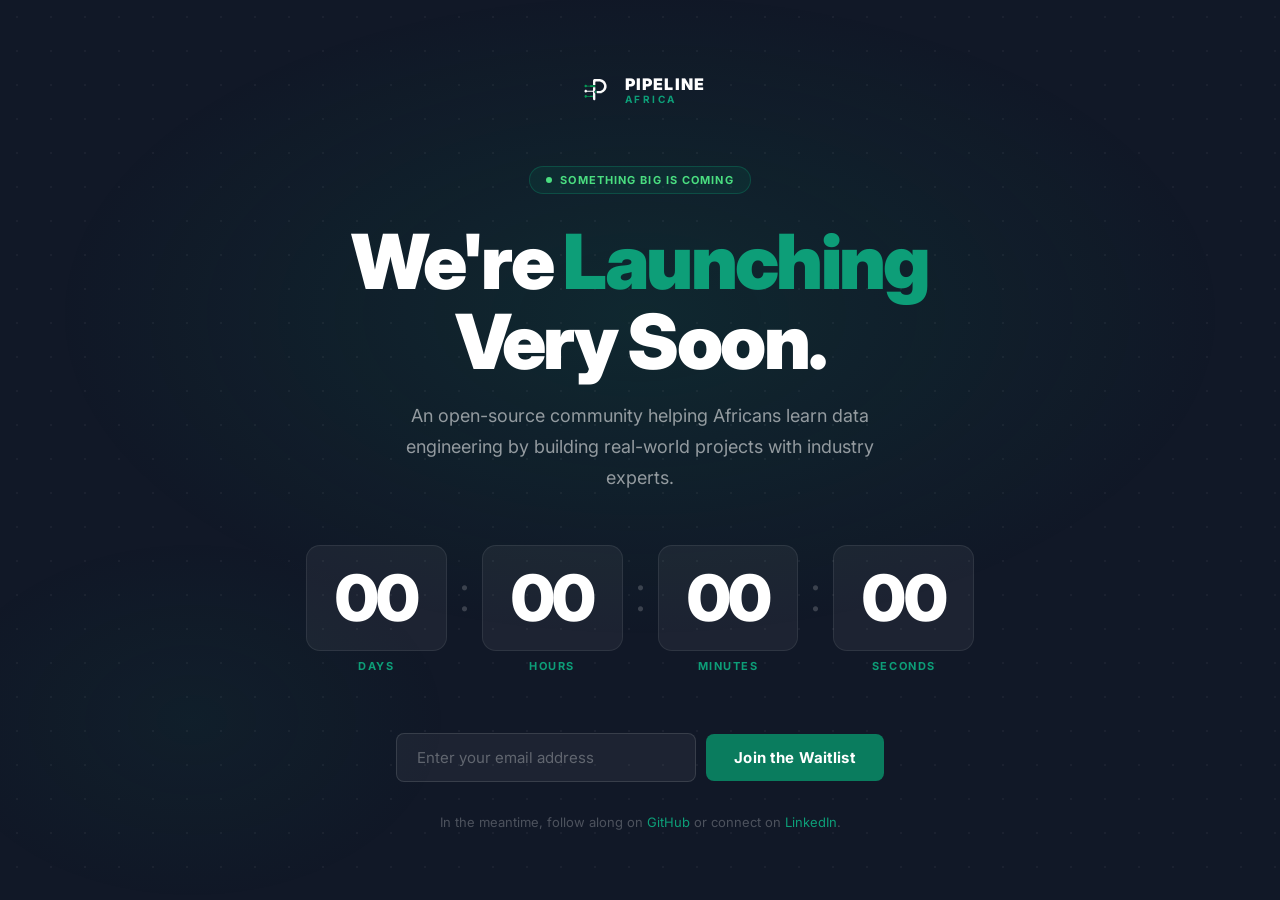
<file: index.html>
<!DOCTYPE html>
<html lang="en">
<head>
  <meta charset="UTF-8">
  <meta name="viewport" content="width=device-width, initial-scale=1.0">
  <title>Pipeline Africa — Coming Soon</title>
  <link rel="preconnect" href="https://fonts.googleapis.com">
  <link rel="preconnect" href="https://fonts.gstatic.com" crossorigin>
  <link href="https://fonts.googleapis.com/css2?family=Inter:wght@300;400;500;600;700;800;900&display=swap" rel="stylesheet">
  <style>
    *, *::before, *::after { box-sizing: border-box; margin: 0; padding: 0; }

    :root {
      --green:      #0A7C5E;
      --green-dark: #075c46;
      --green-mid:  #0d9e78;
      --navy:       #111827;
      --white:      #FFFFFF;
      --gray-mid:   #6B7280;
    }

    html, body {
      height: 100%;
      font-family: 'Inter', -apple-system, BlinkMacSystemFont, sans-serif;
      background: var(--navy);
      color: var(--white);
      overflow-x: hidden;
    }

    /* ── background layers ── */
    .bg-glow {
      position: fixed;
      inset: 0;
      background:
        radial-gradient(ellipse 70% 55% at 50% 35%, rgba(10,124,94,0.16) 0%, transparent 65%),
        radial-gradient(ellipse 40% 40% at 15% 80%, rgba(10,124,94,0.07) 0%, transparent 50%);
      pointer-events: none;
    }
    .bg-dots {
      position: fixed;
      inset: 0;
      background-image: radial-gradient(circle, rgba(255,255,255,0.045) 1px, transparent 1px);
      background-size: 34px 34px;
      pointer-events: none;
    }

    /* ── layout ── */
    .page {
      position: relative;
      z-index: 1;
      min-height: 100vh;
      display: flex;
      flex-direction: column;
      align-items: center;
      justify-content: center;
      padding: 48px 24px;
      text-align: center;
    }

    /* ── logo ── */
    .logo {
      display: flex;
      align-items: center;
      gap: 10px;
      margin-bottom: 56px;
    }
    .logo img {
      width: 40px;
      height: 40px;
    }
    .logo-text { line-height: 1; text-align: left; }
    .logo-name {
      font-size: 16px;
      font-weight: 900;
      letter-spacing: 0.07em;
      color: var(--white);
    }
    .logo-sub {
      font-size: 10px;
      font-weight: 700;
      letter-spacing: 0.24em;
      color: var(--green-mid);
      margin-top: 2px;
    }

    /* ── badge ── */
    .badge {
      display: inline-flex;
      align-items: center;
      gap: 8px;
      background: rgba(10,124,94,0.14);
      border: 1px solid rgba(10,124,94,0.42);
      color: #4ade80;
      font-size: 11px;
      font-weight: 700;
      letter-spacing: 0.1em;
      text-transform: uppercase;
      padding: 6px 16px;
      border-radius: 100px;
      margin-bottom: 28px;
    }
    .badge-dot {
      width: 6px;
      height: 6px;
      border-radius: 50%;
      background: #4ade80;
      animation: pulse 2s infinite;
    }
    @keyframes pulse {
      0%, 100% { opacity: 1; transform: scale(1); }
      50%       { opacity: 0.4; transform: scale(1.4); }
    }

    /* ── headline ── */
    .headline {
      font-size: clamp(40px, 7vw, 76px);
      font-weight: 900;
      line-height: 1.05;
      letter-spacing: -0.035em;
      margin-bottom: 20px;
    }
    .headline em {
      font-style: normal;
      color: var(--green-mid);
    }

    .tagline {
      font-size: clamp(15px, 2vw, 18px);
      color: rgba(255,255,255,0.55);
      line-height: 1.7;
      max-width: 480px;
      margin: 0 auto 52px;
    }

    /* ── countdown ── */
    .countdown {
      display: flex;
      align-items: flex-start;
      gap: 12px;
      margin-bottom: 60px;
      flex-wrap: wrap;
      justify-content: center;
    }

    .countdown-unit {
      display: flex;
      flex-direction: column;
      align-items: center;
      gap: 8px;
    }

    .countdown-value {
      font-size: clamp(40px, 6vw, 64px);
      font-weight: 900;
      letter-spacing: -0.04em;
      line-height: 1;
      color: var(--white);
      background: rgba(255,255,255,0.05);
      border: 1px solid rgba(255,255,255,0.08);
      border-radius: 14px;
      padding: 20px 28px;
      min-width: 100px;
      text-align: center;
    }

    .countdown-label {
      font-size: 11px;
      font-weight: 700;
      letter-spacing: 0.14em;
      text-transform: uppercase;
      color: var(--green-mid);
    }

    .countdown-sep {
      font-size: clamp(32px, 5vw, 52px);
      font-weight: 300;
      color: rgba(255,255,255,0.18);
      line-height: 1;
      padding-top: 22px;
    }

    /* ── waitlist form ── */
    .waitlist {
      display: flex;
      align-items: center;
      gap: 10px;
      flex-wrap: wrap;
      justify-content: center;
      margin-bottom: 32px;
    }

    .waitlist-input {
      padding: 14px 20px;
      border-radius: 8px;
      border: 1.5px solid rgba(255,255,255,0.12);
      background: rgba(255,255,255,0.05);
      color: var(--white);
      font-family: inherit;
      font-size: 15px;
      width: 300px;
      outline: none;
      transition: border-color 0.2s;
    }
    .waitlist-input::placeholder { color: rgba(255,255,255,0.3); }
    .waitlist-input:focus { border-color: var(--green-mid); }

    .btn-join {
      padding: 14px 28px;
      border-radius: 8px;
      border: none;
      background: var(--green);
      color: var(--white);
      font-family: inherit;
      font-size: 15px;
      font-weight: 700;
      cursor: pointer;
      transition: background 0.2s, transform 0.15s, box-shadow 0.2s;
      white-space: nowrap;
      letter-spacing: 0.01em;
    }
    .btn-join:hover {
      background: var(--green-dark);
      transform: translateY(-1px);
      box-shadow: 0 8px 24px rgba(10,124,94,0.4);
    }

    .success-msg {
      display: none;
      color: #4ade80;
      font-size: 14px;
      font-weight: 600;
      letter-spacing: 0.02em;
      margin-bottom: 32px;
    }

    /* ── footer note ── */
    .footer-note {
      font-size: 13px;
      color: rgba(255,255,255,0.25);
    }
    .footer-note a {
      color: var(--green-mid);
      text-decoration: none;
    }
    .footer-note a:hover { text-decoration: underline; }

    /* ── responsive ── */
    @media (max-width: 520px) {
      .countdown-value { min-width: 72px; padding: 16px 18px; }
      .waitlist-input  { width: 100%; }
      .btn-join        { width: 100%; }
      .waitlist        { flex-direction: column; width: 100%; max-width: 340px; }
    }
  </style>
</head>
<body>

<div class="bg-glow"></div>
<div class="bg-dots"></div>

<div class="page">

  <div class="logo">
    <img src="pa_icon_mark_dark.svg" alt="Pipeline Africa">
    <div class="logo-text">
      <div class="logo-name">PIPELINE</div>
      <div class="logo-sub">AFRICA</div>
    </div>
  </div>

  <div class="badge">
    <span class="badge-dot"></span>
    Something big is coming
  </div>

  <h1 class="headline">
    We're <em>Launching</em><br>Very Soon.
  </h1>

  <p class="tagline">
    An open-source community helping Africans learn data engineering by building real-world projects with industry experts.
  </p>

  <div class="countdown" id="countdown">
    <div class="countdown-unit">
      <div class="countdown-value" id="cd-days">00</div>
      <div class="countdown-label">Days</div>
    </div>
    <div class="countdown-sep">:</div>
    <div class="countdown-unit">
      <div class="countdown-value" id="cd-hours">00</div>
      <div class="countdown-label">Hours</div>
    </div>
    <div class="countdown-sep">:</div>
    <div class="countdown-unit">
      <div class="countdown-value" id="cd-mins">00</div>
      <div class="countdown-label">Minutes</div>
    </div>
    <div class="countdown-sep">:</div>
    <div class="countdown-unit">
      <div class="countdown-value" id="cd-secs">00</div>
      <div class="countdown-label">Seconds</div>
    </div>
  </div>

  <form class="waitlist" id="waitlist-form" onsubmit="joinWaitlist(event)">
    <input
      class="waitlist-input"
      type="email"
      id="email-input"
      placeholder="Enter your email address"
      required
    >
    <button class="btn-join" type="submit">Join the Waitlist</button>
  </form>

  <p class="success-msg" id="success-msg">
    ✓ You're on the list. We'll reach out when we launch.
  </p>

  <p class="footer-note">
    In the meantime, follow along on
    <a href="https://github.com/Pipeline-Africa" target="_blank" rel="noopener">GitHub</a>
    or connect on
    <a href="https://www.linkedin.com/company/pipeline-africa" target="_blank" rel="noopener">LinkedIn</a>.
  </p>

</div>

<script>
  // ── Countdown to launch date ──
  const LAUNCH = new Date('2026-08-01T00:00:00');

  function pad(n) { return String(n).padStart(2, '0'); }

  function tick() {
    const now  = new Date();
    const diff = LAUNCH - now;

    if (diff <= 0) {
      document.getElementById('cd-days').textContent  = '00';
      document.getElementById('cd-hours').textContent = '00';
      document.getElementById('cd-mins').textContent  = '00';
      document.getElementById('cd-secs').textContent  = '00';
      return;
    }

    const days  = Math.floor(diff / 864e5);
    const hours = Math.floor((diff % 864e5) / 36e5);
    const mins  = Math.floor((diff % 36e5)  / 6e4);
    const secs  = Math.floor((diff % 6e4)   / 1e3);

    document.getElementById('cd-days').textContent  = pad(days);
    document.getElementById('cd-hours').textContent = pad(hours);
    document.getElementById('cd-mins').textContent  = pad(mins);
    document.getElementById('cd-secs').textContent  = pad(secs);
  }

  tick();
  setInterval(tick, 1000);

  // ── Waitlist join ──
  async function joinWaitlist(e) {
    e.preventDefault();
    const email = document.getElementById('email-input').value.trim();
    if (!email) return;

    const btn = e.target.querySelector('button');
    btn.textContent = 'Joining…';
    btn.disabled = true;

    try {
      const res = await fetch('https://formspree.io/f/xdarnwrr', {
        method: 'POST',
        headers: { 'Content-Type': 'application/json', 'Accept': 'application/json' },
        body: JSON.stringify({ email }),
      });
      const data = await res.json();

      if (data.ok) {
        document.getElementById('waitlist-form').style.display = 'none';
        document.getElementById('success-msg').style.display   = 'block';
      } else {
        btn.textContent = 'Join the Waitlist';
        btn.disabled = false;
        alert(data.error || 'Something went wrong. Please try again.');
      }
    } catch {
      btn.textContent = 'Join the Waitlist';
      btn.disabled = false;
      alert('Could not connect. Please try again.');
    }
  }
</script>

</body>
</html>
</file>
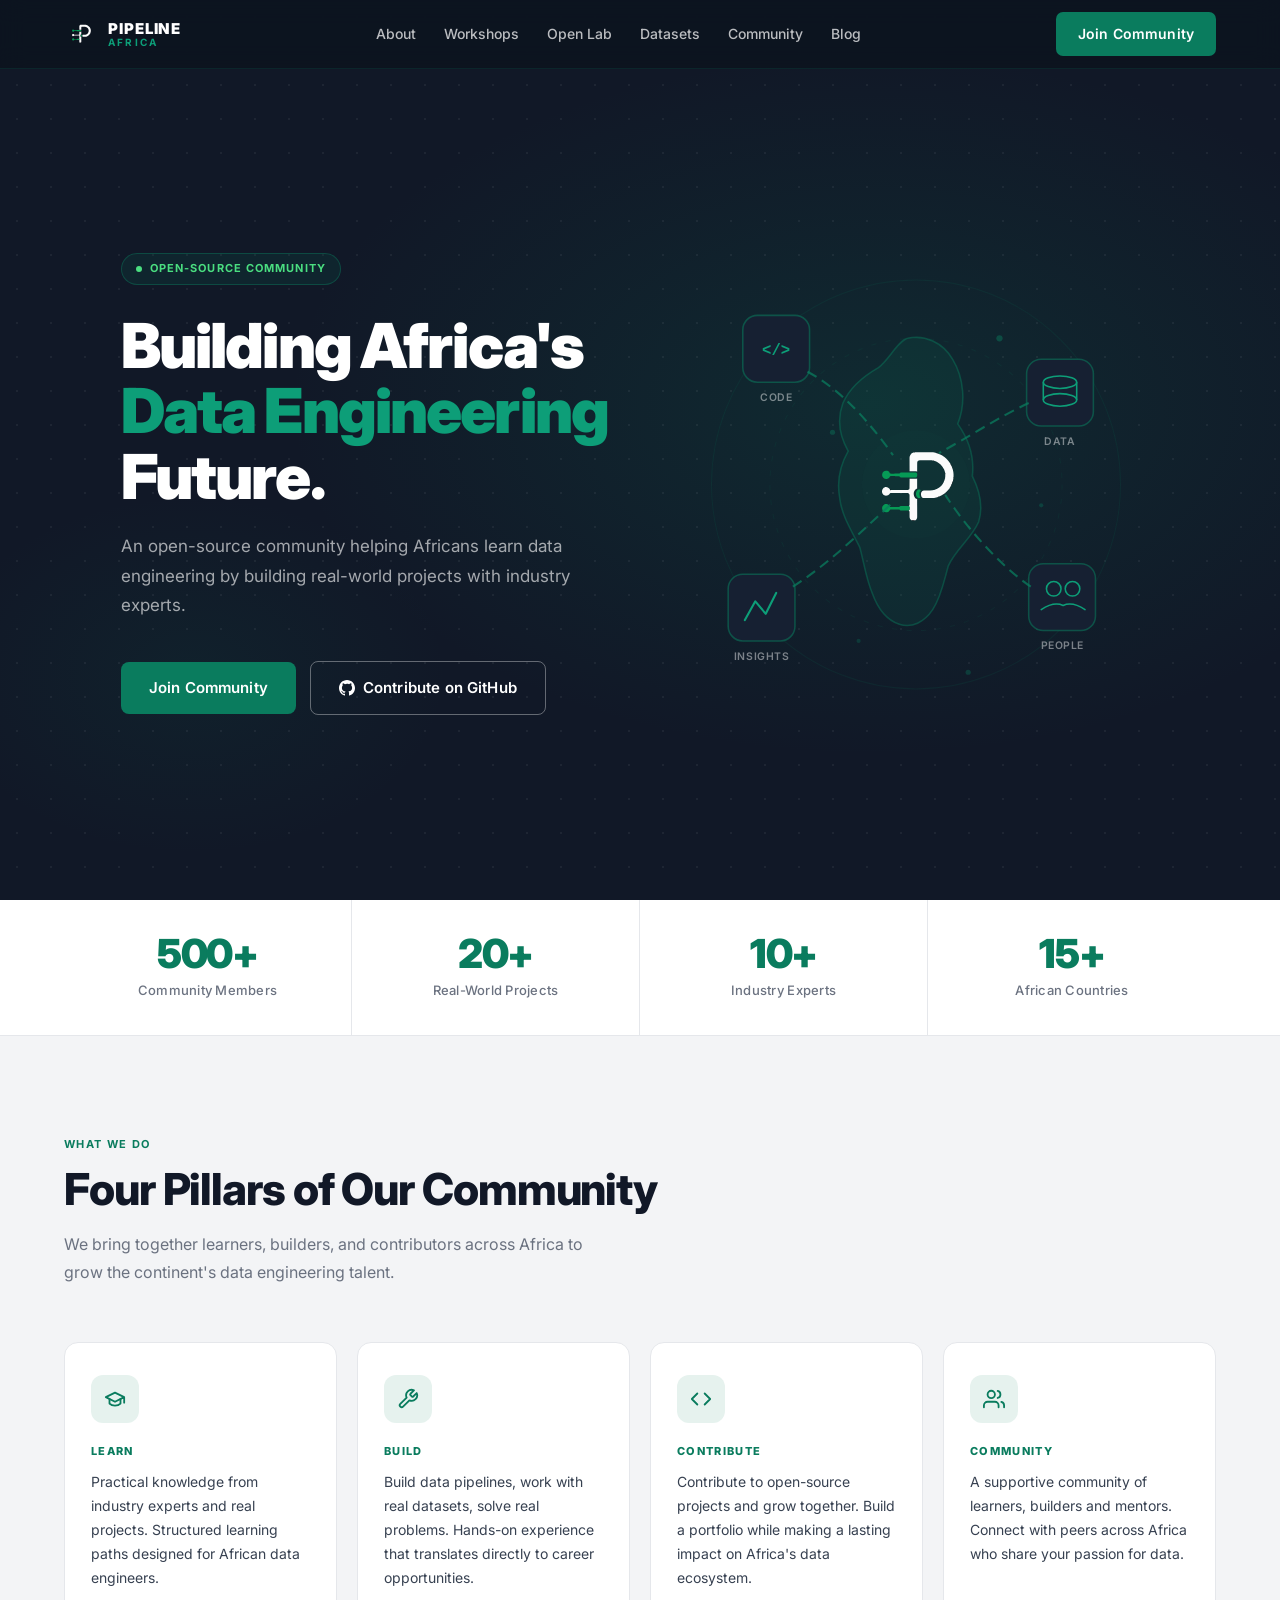
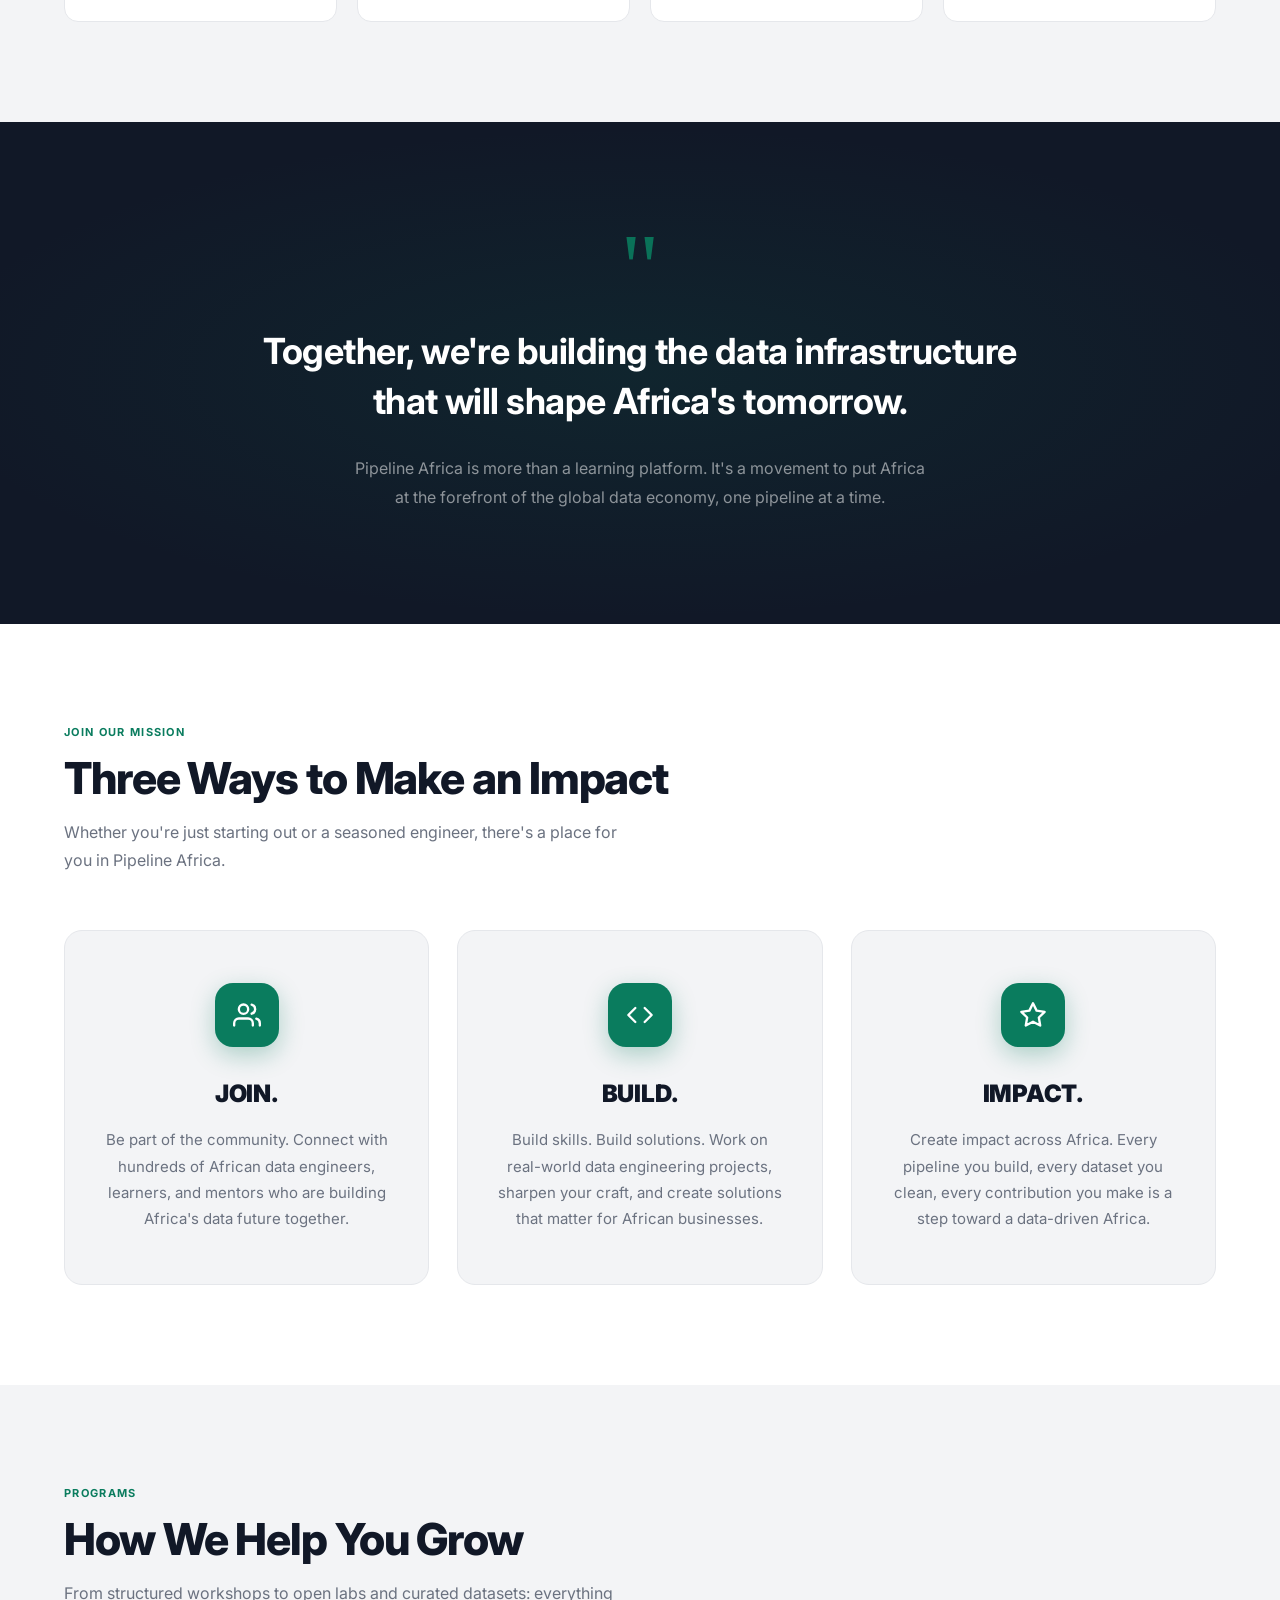
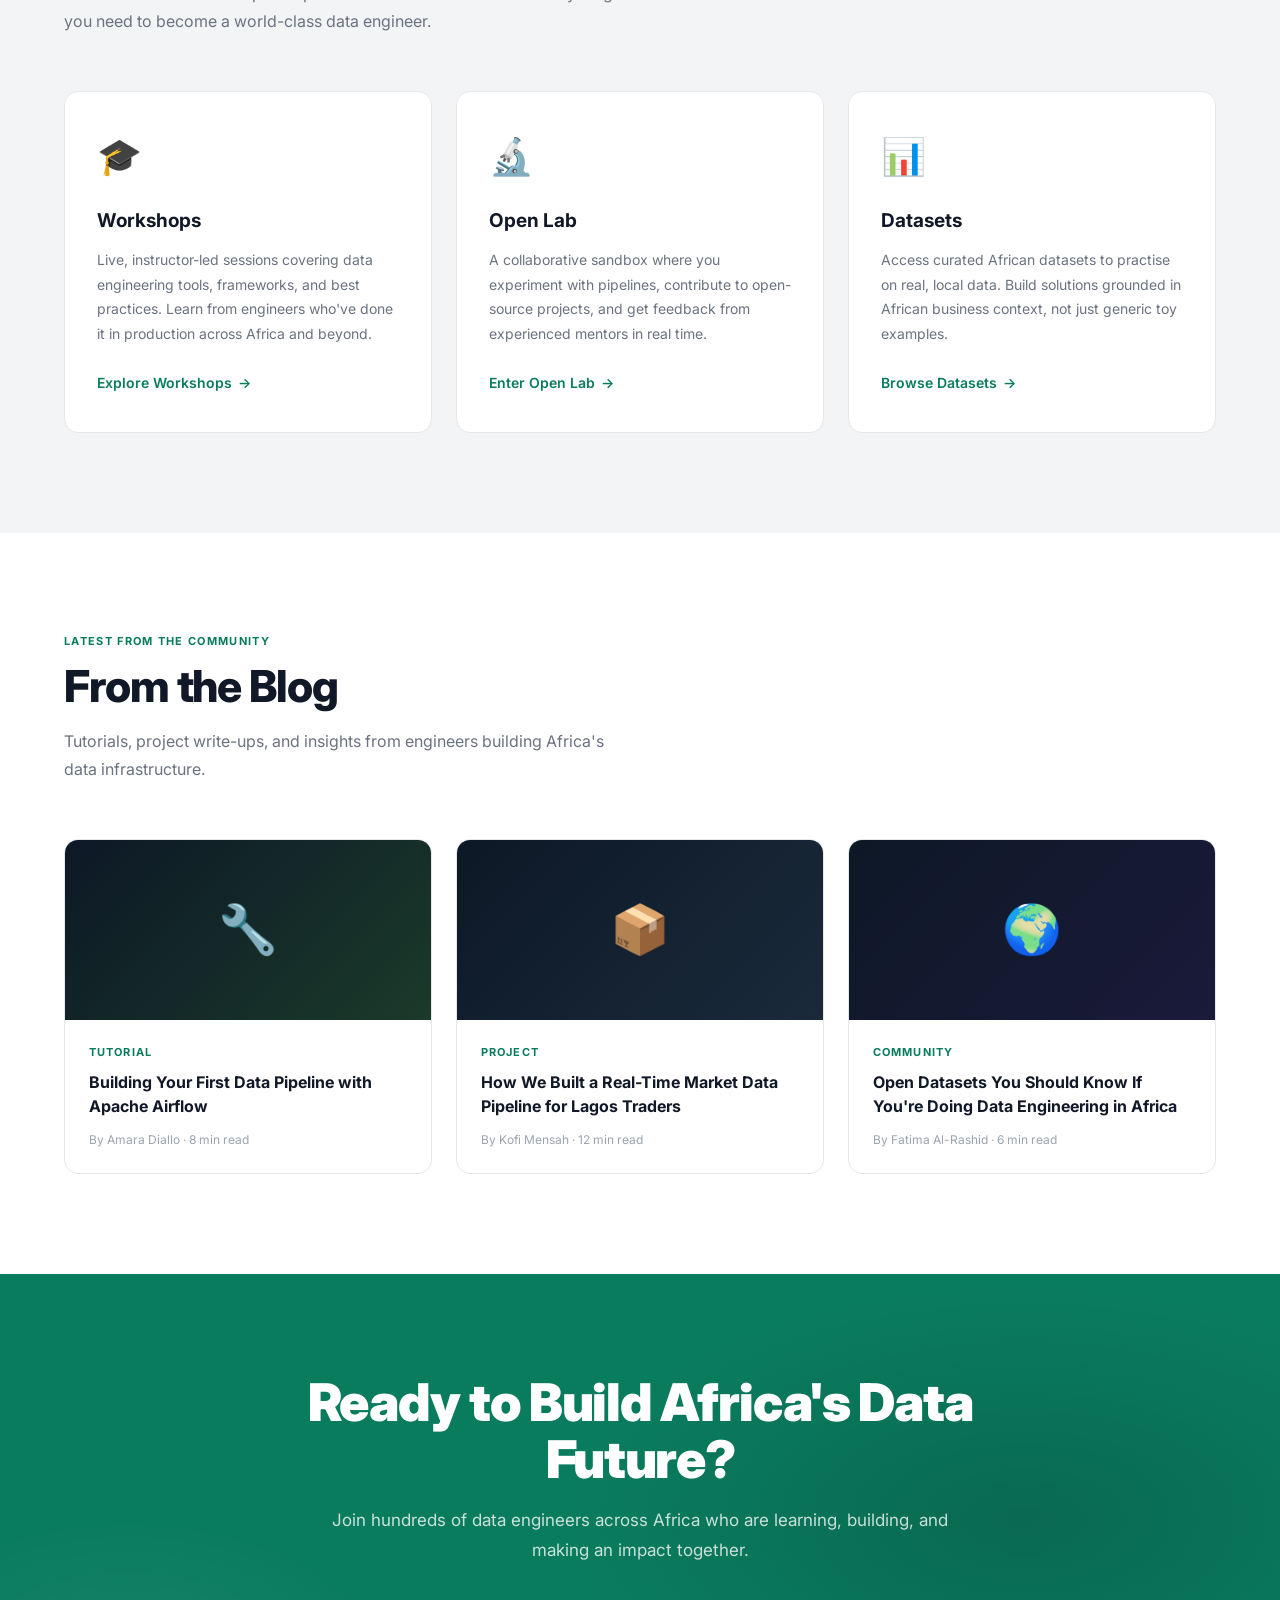
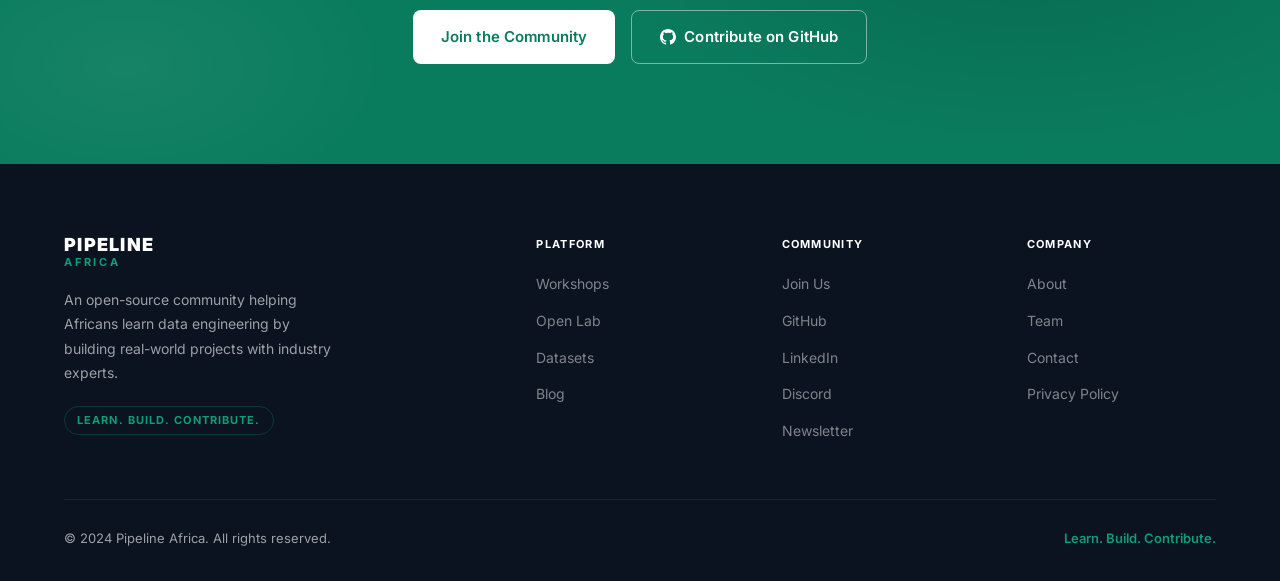
<file: home.html>
<!DOCTYPE html>
<html lang="en">
<head>
  <meta charset="UTF-8">
  <meta name="viewport" content="width=device-width, initial-scale=1.0">
  <title>Pipeline Africa: Learn. Build. Contribute.</title>
  <link rel="preconnect" href="https://fonts.googleapis.com">
  <link rel="preconnect" href="https://fonts.gstatic.com" crossorigin>
  <link href="https://fonts.googleapis.com/css2?family=Inter:wght@300;400;500;600;700;800;900&display=swap" rel="stylesheet">
  <link rel="stylesheet" href="styles.css">
</head>
<body>

<!-- ═══════════════════════════ NAVBAR ═══════════════════════════ -->
<nav id="navbar">
  <div class="container nav-inner">
    <a href="#" class="nav-logo" aria-label="Pipeline Africa home">
      <img class="nav-logo-icon" src="pa_icon_mark_dark.svg" alt="Pipeline Africa logo">
      <div class="nav-logo-text">
        <div class="nav-logo-name">PIPELINE</div>
        <div class="nav-logo-africa">AFRICA</div>
      </div>
    </a>

    <ul class="nav-links">
      <li><a href="#about">About</a></li>
      <li><a href="#workshops">Workshops</a></li>
      <li><a href="#open-lab">Open Lab</a></li>
      <li><a href="#datasets">Datasets</a></li>
      <li><a href="#community">Community</a></li>
      <li><a href="#blog">Blog</a></li>
    </ul>

    <div class="nav-right">
      <a href="#join" class="btn btn-green nav-cta">Join Community</a>
      <button class="hamburger" onclick="toggleNav()" aria-label="Toggle menu">
        <span></span>
        <span></span>
        <span></span>
      </button>
    </div>
  </div>

  <div class="mobile-nav" id="mobileNav">
    <a href="#about" onclick="toggleNav()">About</a>
    <a href="#workshops" onclick="toggleNav()">Workshops</a>
    <a href="#open-lab" onclick="toggleNav()">Open Lab</a>
    <a href="#datasets" onclick="toggleNav()">Datasets</a>
    <a href="#community" onclick="toggleNav()">Community</a>
    <a href="#blog" onclick="toggleNav()">Blog</a>
    <a href="#join" class="btn btn-green" onclick="toggleNav()">Join Community</a>
  </div>
</nav>


<!-- ═══════════════════════════ HERO ═══════════════════════════ -->
<section class="hero" id="home">
  <div class="hero-glow"></div>
  <div class="hero-dots"></div>

  <div class="container hero-inner">
    <div class="hero-content">
      <div class="hero-badge">
        <span class="hero-badge-dot"></span>
        Open-Source Community
      </div>

      <h1 class="hero-title">
        Building Africa's<br>
        <em>Data Engineering</em><br>
        Future.
      </h1>

      <p class="hero-sub">
        An open-source community helping Africans learn data engineering by building real-world projects with industry experts.
      </p>

      <div class="hero-ctas">
        <a href="#join" class="btn btn-green btn-lg">Join Community</a>
        <a href="https://github.com/Pipeline-Africa" target="_blank" rel="noopener" class="btn btn-outline btn-lg">
          <svg width="16" height="16" viewBox="0 0 24 24" fill="currentColor">
            <path d="M12 0C5.374 0 0 5.373 0 12c0 5.302 3.438 9.8 8.207 11.387.599.111.793-.261.793-.577v-2.234c-3.338.726-4.033-1.416-4.033-1.416-.546-1.387-1.333-1.756-1.333-1.756-1.089-.745.083-.729.083-.729 1.205.084 1.839 1.237 1.839 1.237 1.07 1.834 2.807 1.304 3.492.997.107-.775.418-1.305.762-1.604-2.665-.305-5.467-1.334-5.467-5.931 0-1.311.469-2.381 1.236-3.221-.124-.303-.535-1.524.117-3.176 0 0 1.008-.322 3.301 1.23A11.509 11.509 0 0 1 12 5.803c1.02.005 2.047.138 3.006.404 2.291-1.552 3.297-1.23 3.297-1.23.653 1.653.242 2.874.118 3.176.77.84 1.235 1.911 1.235 3.221 0 4.609-2.807 5.624-5.479 5.921.43.372.823 1.102.823 2.222v3.293c0 .319.192.694.801.576C20.566 21.797 24 17.3 24 12c0-6.627-5.373-12-12-12z"/>
          </svg>
          Contribute on GitHub
        </a>
      </div>
    </div>

    <!-- ─── Pipeline Data Engineering Visual ─── -->
    <div class="hero-visual">
      <svg class="pipeline-svg" viewBox="0 0 460 480" xmlns="http://www.w3.org/2000/svg" fill="none">
        <!-- Outer ring -->
        <circle cx="230" cy="240" r="196" stroke="rgba(10,124,94,0.12)" stroke-width="1"/>
        <!-- Inner ring dashed -->
        <circle cx="230" cy="240" r="140" stroke="rgba(10,124,94,0.1)" stroke-width="1" stroke-dasharray="5 9"/>

        <!-- Africa continent (simplified shape) -->
        <path d="
          M 222 100
          C 238 96, 256 104, 265 120
          C 276 138, 278 162, 270 182
          C 280 196, 286 214, 284 232
          C 290 244, 295 260, 290 276
          C 283 292, 268 302, 261 318
          C 257 332, 254 348, 246 360
          C 238 372, 226 378, 214 374
          C 202 370, 193 358, 188 344
          C 182 330, 180 314, 176 300
          C 168 284, 159 270, 157 254
          C 154 238, 157 222, 165 208
          C 157 194, 154 178, 160 162
          C 167 146, 180 136, 194 128
          C 203 122, 213 102, 222 100 Z
        " fill="rgba(10,124,94,0.12)" stroke="rgba(10,124,94,0.45)" stroke-width="1.5"/>

        <!-- Node: Code  (top-left) -->
        <g id="node-code" transform="translate(96, 110)">
          <rect x="-32" y="-32" width="64" height="64" rx="14"
                fill="#162032" stroke="rgba(10,124,94,0.55)" stroke-width="1.5"/>
          <text x="0" y="6" text-anchor="middle"
                font-family="'Courier New', monospace" font-size="15"
                fill="#0d9e78" font-weight="700">&lt;/&gt;</text>
        </g>

        <!-- Node: Database  (top-right) -->
        <g id="node-db" transform="translate(368, 152)">
          <rect x="-32" y="-32" width="64" height="64" rx="14"
                fill="#162032" stroke="rgba(10,124,94,0.55)" stroke-width="1.5"/>
          <ellipse cx="0" cy="-10" rx="16" ry="6" stroke="#0d9e78" stroke-width="1.5"/>
          <line x1="-16" y1="-10" x2="-16" y2="7"  stroke="#0d9e78" stroke-width="1.5"/>
          <line x1="16"  y1="-10" x2="16"  y2="7"  stroke="#0d9e78" stroke-width="1.5"/>
          <ellipse cx="0" cy="7"   rx="16" ry="6" stroke="#0d9e78" stroke-width="1.5"/>
        </g>

        <!-- Node: Analytics  (bottom-left) -->
        <g id="node-chart" transform="translate(82, 358)">
          <rect x="-32" y="-32" width="64" height="64" rx="14"
                fill="#162032" stroke="rgba(10,124,94,0.55)" stroke-width="1.5"/>
          <polyline points="-16,12 -6,-6 4,6 14,-14"
                    stroke="#0d9e78" stroke-width="2" stroke-linecap="round" stroke-linejoin="round"/>
        </g>

        <!-- Node: Community (bottom-right) -->
        <g id="node-people" transform="translate(370, 348)">
          <rect x="-32" y="-32" width="64" height="64" rx="14"
                fill="#162032" stroke="rgba(10,124,94,0.55)" stroke-width="1.5"/>
          <circle cx="-8" cy="-8" r="7" stroke="#0d9e78" stroke-width="1.5"/>
          <circle cx="10" cy="-8" r="7" stroke="#0d9e78" stroke-width="1.5"/>
          <path d="M-20,12 Q-8,4 1,8 Q10,4 22,12" stroke="#0d9e78" stroke-width="1.5" stroke-linecap="round"/>
        </g>

        <!-- Center: PA logo hub -->
        <g>
          <circle cx="230" cy="240" r="48" fill="rgba(10,124,94,0.08)">
            <animate attributeName="r" values="48;62;48" dur="2.4s" repeatCount="indefinite"/>
            <animate attributeName="opacity" values="0.5;0;0.5" dur="2.4s" repeatCount="indefinite"/>
          </circle>
          <image href="pa_icon_mark_dark.svg" x="168" y="181" width="124" height="124"/>
        </g>

        <!-- Pipeline lines: node → Africa edges (animated flow) -->
        <!-- Code → NW Africa (Morocco) -->
        <path d="M 126 132 C 160 150, 188 184, 208 212"
              stroke="#0A7C5E" stroke-width="2" class="pipe-flow" opacity="0.75"/>
        <!-- DB → NE Africa (Egypt) -->
        <path d="M 338 162 C 310 175, 278 196, 252 210"
              stroke="#0A7C5E" stroke-width="2" class="pipe-flow-slow" opacity="0.75"/>
        <!-- Chart → SW Africa (Angola) -->
        <path d="M 112 338 C 148 315, 183 280, 207 258"
              stroke="#0A7C5E" stroke-width="2" class="pipe-flow-mid" opacity="0.75"/>
        <!-- People → East Africa (Horn) -->
        <path d="M 340 338 C 308 316, 276 278, 258 250"
              stroke="#0A7C5E" stroke-width="2" class="pipe-flow" opacity="0.75"/>

        <!-- Floating accent dots -->
        <circle cx="310" cy="100" r="3" fill="rgba(10,124,94,0.45)"/>
        <circle cx="350" cy="260" r="2" fill="rgba(10,124,94,0.35)"/>
        <circle cx="150" cy="190" r="2.5" fill="rgba(10,124,94,0.4)"/>
        <circle cx="175" cy="390" r="2" fill="rgba(10,124,94,0.3)"/>
        <circle cx="280" cy="420" r="2.5" fill="rgba(10,124,94,0.35)"/>

        <!-- Node labels -->
        <text x="96"  y="160" text-anchor="middle" font-size="10" fill="rgba(255,255,255,0.45)" font-family="Inter,sans-serif" font-weight="600" letter-spacing="0.05em">CODE</text>
        <text x="368" y="202" text-anchor="middle" font-size="10" fill="rgba(255,255,255,0.45)" font-family="Inter,sans-serif" font-weight="600" letter-spacing="0.05em">DATA</text>
        <text x="82"  y="408" text-anchor="middle" font-size="10" fill="rgba(255,255,255,0.45)" font-family="Inter,sans-serif" font-weight="600" letter-spacing="0.05em">INSIGHTS</text>
        <text x="370" y="398" text-anchor="middle" font-size="10" fill="rgba(255,255,255,0.45)" font-family="Inter,sans-serif" font-weight="600" letter-spacing="0.05em">PEOPLE</text>
      </svg>
    </div>
  </div>
</section>


<!-- ═══════════════════════════ METRICS ═══════════════════════════ -->
<div class="metrics">
  <div class="container metrics-grid">
    <div class="metric">
      <div class="metric-num">500+</div>
      <div class="metric-label">Community Members</div>
    </div>
    <div class="metric">
      <div class="metric-num">20+</div>
      <div class="metric-label">Real-World Projects</div>
    </div>
    <div class="metric">
      <div class="metric-num">10+</div>
      <div class="metric-label">Industry Experts</div>
    </div>
    <div class="metric">
      <div class="metric-num">15+</div>
      <div class="metric-label">African Countries</div>
    </div>
  </div>
</div>


<!-- ═══════════════════════════ FEATURES ═══════════════════════════ -->
<section class="features" id="about">
  <div class="container">
    <div class="section-label">What We Do</div>
    <h2 class="section-title">Four Pillars of Our Community</h2>
    <p class="section-sub">We bring together learners, builders, and contributors across Africa to grow the continent's data engineering talent.</p>

    <div class="features-grid">

      <div class="feat-card">
        <div class="feat-icon">
          <svg viewBox="0 0 24 24" fill="none" stroke="currentColor" stroke-width="2" stroke-linecap="round" stroke-linejoin="round">
            <path d="M22 10v6M2 10l10-5 10 5-10 5z"/>
            <path d="M6 12v5c3 3 9 3 12 0v-5"/>
          </svg>
        </div>
        <div class="feat-label">Learn</div>
        <p class="feat-desc">Practical knowledge from industry experts and real projects. Structured learning paths designed for African data engineers.</p>
      </div>

      <div class="feat-card">
        <div class="feat-icon">
          <svg viewBox="0 0 24 24" fill="none" stroke="currentColor" stroke-width="2" stroke-linecap="round" stroke-linejoin="round">
            <path d="M14.7 6.3a1 1 0 000 1.4l1.6 1.6a1 1 0 001.4 0l3.77-3.77a6 6 0 01-7.94 7.94l-6.91 6.91a2.12 2.12 0 01-3-3l6.91-6.91a6 6 0 017.94-7.94l-3.76 3.76z"/>
          </svg>
        </div>
        <div class="feat-label">Build</div>
        <p class="feat-desc">Build data pipelines, work with real datasets, solve real problems. Hands-on experience that translates directly to career opportunities.</p>
      </div>

      <div class="feat-card">
        <div class="feat-icon">
          <svg viewBox="0 0 24 24" fill="none" stroke="currentColor" stroke-width="2" stroke-linecap="round" stroke-linejoin="round">
            <polyline points="16 18 22 12 16 6"/>
            <polyline points="8 6 2 12 8 18"/>
          </svg>
        </div>
        <div class="feat-label">Contribute</div>
        <p class="feat-desc">Contribute to open-source projects and grow together. Build a portfolio while making a lasting impact on Africa's data ecosystem.</p>
      </div>

      <div class="feat-card">
        <div class="feat-icon">
          <svg viewBox="0 0 24 24" fill="none" stroke="currentColor" stroke-width="2" stroke-linecap="round" stroke-linejoin="round">
            <path d="M17 21v-2a4 4 0 00-4-4H5a4 4 0 00-4 4v2"/>
            <circle cx="9" cy="7" r="4"/>
            <path d="M23 21v-2a4 4 0 00-3-3.87M16 3.13a4 4 0 010 7.75"/>
          </svg>
        </div>
        <div class="feat-label">Community</div>
        <p class="feat-desc">A supportive community of learners, builders and mentors. Connect with peers across Africa who share your passion for data.</p>
      </div>

    </div>
  </div>
</section>


<!-- ═══════════════════════════ MISSION ═══════════════════════════ -->
<section class="mission">
  <div class="mission-inner">
    <span class="mission-quote-mark">"</span>
    <blockquote class="mission-quote">
      Together, we're building the data infrastructure that will shape Africa's tomorrow.
    </blockquote>
    <p class="mission-body">
      Pipeline Africa is more than a learning platform. It's a movement to put Africa at the forefront of the global data economy, one pipeline at a time.
    </p>
  </div>
</section>


<!-- ═══════════════════════════ PILLARS ═══════════════════════════ -->
<section class="pillars" id="community">
  <div class="container">
    <div class="section-label">Join Our Mission</div>
    <h2 class="section-title">Three Ways to Make an Impact</h2>
    <p class="section-sub">Whether you're just starting out or a seasoned engineer, there's a place for you in Pipeline Africa.</p>

    <div class="pillars-grid">

      <div class="pillar">
        <div class="pillar-icon">
          <svg viewBox="0 0 24 24" fill="none" stroke="currentColor" stroke-width="2" stroke-linecap="round" stroke-linejoin="round">
            <path d="M17 21v-2a4 4 0 00-4-4H5a4 4 0 00-4 4v2"/>
            <circle cx="9" cy="7" r="4"/>
            <path d="M23 21v-2a4 4 0 00-3-3.87M16 3.13a4 4 0 010 7.75"/>
          </svg>
        </div>
        <h3 class="pillar-title">JOIN.</h3>
        <p class="pillar-desc">Be part of the community. Connect with hundreds of African data engineers, learners, and mentors who are building Africa's data future together.</p>
      </div>

      <div class="pillar">
        <div class="pillar-icon">
          <svg viewBox="0 0 24 24" fill="none" stroke="currentColor" stroke-width="2" stroke-linecap="round" stroke-linejoin="round">
            <polyline points="16 18 22 12 16 6"/>
            <polyline points="8 6 2 12 8 18"/>
          </svg>
        </div>
        <h3 class="pillar-title">BUILD.</h3>
        <p class="pillar-desc">Build skills. Build solutions. Work on real-world data engineering projects, sharpen your craft, and create solutions that matter for African businesses.</p>
      </div>

      <div class="pillar">
        <div class="pillar-icon">
          <svg viewBox="0 0 24 24" fill="none" stroke="currentColor" stroke-width="2" stroke-linecap="round" stroke-linejoin="round">
            <polygon points="12 2 15.09 8.26 22 9.27 17 14.14 18.18 21.02 12 17.77 5.82 21.02 7 14.14 2 9.27 8.91 8.26 12 2"/>
          </svg>
        </div>
        <h3 class="pillar-title">IMPACT.</h3>
        <p class="pillar-desc">Create impact across Africa. Every pipeline you build, every dataset you clean, every contribution you make is a step toward a data-driven Africa.</p>
      </div>

    </div>
  </div>
</section>


<!-- ═══════════════════════════ PROGRAMS ═══════════════════════════ -->
<section class="programs" id="workshops">
  <div class="container">
    <div class="section-label">Programs</div>
    <h2 class="section-title">How We Help You Grow</h2>
    <p class="section-sub">From structured workshops to open labs and curated datasets: everything you need to become a world-class data engineer.</p>

    <div class="programs-grid">

      <div class="prog-card" id="workshops-detail">
        <span class="prog-emoji">🎓</span>
        <h3 class="prog-title">Workshops</h3>
        <p class="prog-desc">Live, instructor-led sessions covering data engineering tools, frameworks, and best practices. Learn from engineers who've done it in production across Africa and beyond.</p>
        <a href="#" class="prog-link">Explore Workshops <span>→</span></a>
      </div>

      <div class="prog-card" id="open-lab">
        <span class="prog-emoji">🔬</span>
        <h3 class="prog-title">Open Lab</h3>
        <p class="prog-desc">A collaborative sandbox where you experiment with pipelines, contribute to open-source projects, and get feedback from experienced mentors in real time.</p>
        <a href="#" class="prog-link">Enter Open Lab <span>→</span></a>
      </div>

      <div class="prog-card" id="datasets">
        <span class="prog-emoji">📊</span>
        <h3 class="prog-title">Datasets</h3>
        <p class="prog-desc">Access curated African datasets to practise on real, local data. Build solutions grounded in African business context, not just generic toy examples.</p>
        <a href="#" class="prog-link">Browse Datasets <span>→</span></a>
      </div>

    </div>
  </div>
</section>


<!-- ═══════════════════════════ BLOG ═══════════════════════════ -->
<section class="blog" id="blog">
  <div class="container">
    <div class="section-label">Latest from the Community</div>
    <h2 class="section-title">From the Blog</h2>
    <p class="section-sub">Tutorials, project write-ups, and insights from engineers building Africa's data infrastructure.</p>

    <div class="blog-grid">

      <div class="blog-card">
        <div class="blog-thumb" style="background: linear-gradient(135deg, #0d1826, #1a3a2a);">🔧</div>
        <div class="blog-body">
          <div class="blog-tag">Tutorial</div>
          <div class="blog-title">Building Your First Data Pipeline with Apache Airflow</div>
          <div class="blog-meta">By Amara Diallo · 8 min read</div>
        </div>
      </div>

      <div class="blog-card">
        <div class="blog-thumb" style="background: linear-gradient(135deg, #0d1826, #1a2a3a);">📦</div>
        <div class="blog-body">
          <div class="blog-tag">Project</div>
          <div class="blog-title">How We Built a Real-Time Market Data Pipeline for Lagos Traders</div>
          <div class="blog-meta">By Kofi Mensah · 12 min read</div>
        </div>
      </div>

      <div class="blog-card">
        <div class="blog-thumb" style="background: linear-gradient(135deg, #0d1826, #1a1a3a);">🌍</div>
        <div class="blog-body">
          <div class="blog-tag">Community</div>
          <div class="blog-title">Open Datasets You Should Know If You're Doing Data Engineering in Africa</div>
          <div class="blog-meta">By Fatima Al-Rashid · 6 min read</div>
        </div>
      </div>

    </div>
  </div>
</section>


<!-- ═══════════════════════════ JOIN CTA ═══════════════════════════ -->
<section class="join-cta" id="join">
  <div class="join-inner">
    <h2 class="join-title">Ready to Build Africa's Data Future?</h2>
    <p class="join-sub">Join hundreds of data engineers across Africa who are learning, building, and making an impact together.</p>
    <div class="join-btns">
      <a href="#" class="btn btn-white btn-lg">Join the Community</a>
      <a href="https://github.com/Pipeline-Africa" target="_blank" rel="noopener" class="btn btn-outline-white btn-lg">
        <svg width="16" height="16" viewBox="0 0 24 24" fill="currentColor">
          <path d="M12 0C5.374 0 0 5.373 0 12c0 5.302 3.438 9.8 8.207 11.387.599.111.793-.261.793-.577v-2.234c-3.338.726-4.033-1.416-4.033-1.416-.546-1.387-1.333-1.756-1.333-1.756-1.089-.745.083-.729.083-.729 1.205.084 1.839 1.237 1.839 1.237 1.07 1.834 2.807 1.304 3.492.997.107-.775.418-1.305.762-1.604-2.665-.305-5.467-1.334-5.467-5.931 0-1.311.469-2.381 1.236-3.221-.124-.303-.535-1.524.117-3.176 0 0 1.008-.322 3.301 1.23A11.509 11.509 0 0 1 12 5.803c1.02.005 2.047.138 3.006.404 2.291-1.552 3.297-1.23 3.297-1.23.653 1.653.242 2.874.118 3.176.77.84 1.235 1.911 1.235 3.221 0 4.609-2.807 5.624-5.479 5.921.43.372.823 1.102.823 2.222v3.293c0 .319.192.694.801.576C20.566 21.797 24 17.3 24 12c0-6.627-5.373-12-12-12z"/>
        </svg>
        Contribute on GitHub
      </a>
    </div>
  </div>
</section>


<!-- ═══════════════════════════ FOOTER ═══════════════════════════ -->
<footer>
  <div class="container">
    <div class="footer-top">

      <div>
        <div class="footer-brand-text">
          <div class="footer-brand-name">PIPELINE</div>
          <div class="footer-brand-africa">AFRICA</div>
        </div>
        <p class="footer-desc">An open-source community helping Africans learn data engineering by building real-world projects with industry experts.</p>
        <span class="footer-tagline-pill">LEARN. BUILD. CONTRIBUTE.</span>
      </div>

      <div>
        <div class="footer-col-title">Platform</div>
        <ul class="footer-links">
          <li><a href="#workshops">Workshops</a></li>
          <li><a href="#open-lab">Open Lab</a></li>
          <li><a href="#datasets">Datasets</a></li>
          <li><a href="#blog">Blog</a></li>
        </ul>
      </div>

      <div>
        <div class="footer-col-title">Community</div>
        <ul class="footer-links">
          <li><a href="#join">Join Us</a></li>
          <li><a href="https://github.com/Pipeline-Africa" target="_blank" rel="noopener">GitHub</a></li>
          <li><a href="https://www.linkedin.com/company/pipeline-africa" target="_blank" rel="noopener">LinkedIn</a></li>
          <li><a href="#">Discord</a></li>
          <li><a href="#">Newsletter</a></li>
        </ul>
      </div>

      <div>
        <div class="footer-col-title">Company</div>
        <ul class="footer-links">
          <li><a href="#about">About</a></li>
          <li><a href="#">Team</a></li>
          <li><a href="#">Contact</a></li>
          <li><a href="#">Privacy Policy</a></li>
        </ul>
      </div>

    </div>

    <hr class="footer-divider">

    <div class="footer-bottom">
      <span>© 2024 Pipeline Africa. All rights reserved.</span>
      <span style="color: var(--green-mid); font-weight: 600;">Learn. Build. Contribute.</span>
    </div>
  </div>
</footer>


<script>
  // ── Nav scroll effect ──
  const navbar = document.getElementById('navbar');
  window.addEventListener('scroll', () => {
    navbar.classList.toggle('scrolled', window.scrollY > 16);
  });

  // ── Mobile nav toggle ──
  function toggleNav() {
    document.getElementById('mobileNav').classList.toggle('open');
  }

  // ── Close mobile nav on outside click ──
  document.addEventListener('click', (e) => {
    const nav = document.getElementById('navbar');
    if (!nav.contains(e.target)) {
      document.getElementById('mobileNav').classList.remove('open');
    }
  });

  // ── Smooth scroll ──
  document.querySelectorAll('a[href^="#"]').forEach(a => {
    a.addEventListener('click', e => {
      const id = a.getAttribute('href');
      if (id === '#') return;
      const target = document.querySelector(id);
      if (target) {
        e.preventDefault();
        target.scrollIntoView({ behavior: 'smooth', block: 'start' });
      }
    });
  });

  // ── Fade-in on scroll (Intersection Observer) ──
  const observer = new IntersectionObserver((entries) => {
    entries.forEach(entry => {
      if (entry.isIntersecting) {
        entry.target.style.opacity = '1';
        entry.target.style.transform = 'translateY(0)';
      }
    });
  }, { threshold: 0.1 });

  document.querySelectorAll('.feat-card, .pillar, .prog-card, .blog-card').forEach(el => {
    el.style.opacity = '0';
    el.style.transform = 'translateY(24px)';
    el.style.transition = 'opacity 0.5s ease, transform 0.5s ease';
    observer.observe(el);
  });
</script>

</body>
</html>
</file>
<file: styles.css>
*, *::before, *::after { box-sizing: border-box; margin: 0; padding: 0; }

:root {
  --green:       #0A7C5E;
  --green-dark:  #075c46;
  --green-mid:   #0d9e78;
  --navy:        #111827;
  --gray-dark:   #374151;
  --gray-mid:    #6B7280;
  --gray-light:  #9CA3AF;
  --gray-bg:     #F3F4F6;
  --border:      #E5E7EB;
  --white:       #FFFFFF;
}

html { scroll-behavior: smooth; }

body {
  font-family: 'Inter', -apple-system, BlinkMacSystemFont, sans-serif;
  color: var(--navy);
  background: var(--white);
  line-height: 1.6;
  overflow-x: hidden;
}

/* ─── UTILITIES ─── */
.container {
  max-width: 1200px;
  margin: 0 auto;
  padding: 0 24px;
}

.section-label {
  font-size: 11px;
  font-weight: 700;
  letter-spacing: 0.12em;
  text-transform: uppercase;
  color: var(--green);
  margin-bottom: 12px;
}

.section-title {
  font-size: clamp(28px, 4vw, 44px);
  font-weight: 800;
  line-height: 1.1;
  letter-spacing: -0.025em;
  color: var(--navy);
  margin-bottom: 16px;
}

.section-sub {
  font-size: 16px;
  color: var(--gray-mid);
  line-height: 1.75;
  max-width: 560px;
}

.btn {
  display: inline-flex;
  align-items: center;
  gap: 8px;
  padding: 11px 22px;
  border-radius: 7px;
  font-size: 14px;
  font-weight: 600;
  text-decoration: none;
  cursor: pointer;
  border: none;
  transition: all 0.2s ease;
  letter-spacing: 0.01em;
  white-space: nowrap;
}

.btn-green  { background: var(--green);  color: var(--white); }
.btn-green:hover  { background: var(--green-dark); transform: translateY(-1px); box-shadow: 0 6px 20px rgba(10,124,94,0.35); }

.btn-outline { background: transparent; color: var(--white); border: 1.5px solid rgba(255,255,255,0.35); }
.btn-outline:hover { border-color: var(--green-mid); color: #4ade80; }

.btn-white { background: var(--white); color: var(--green); }
.btn-white:hover { background: var(--gray-bg); transform: translateY(-1px); }

.btn-outline-white { background: transparent; color: var(--white); border: 1.5px solid rgba(255,255,255,0.45); }
.btn-outline-white:hover { border-color: var(--white); background: rgba(255,255,255,0.1); }

.btn-lg { padding: 14px 28px; font-size: 15px; border-radius: 8px; }

/* ─── NAVBAR ─── */
nav {
  position: fixed;
  top: 0; left: 0; right: 0;
  z-index: 1000;
  background: rgba(13, 20, 32, 0.96);
  backdrop-filter: blur(12px);
  -webkit-backdrop-filter: blur(12px);
  border-bottom: 1px solid rgba(10,124,94,0.18);
  transition: box-shadow 0.3s;
}

nav.scrolled { box-shadow: 0 4px 24px rgba(0,0,0,0.35); }

.nav-inner {
  height: 68px;
  display: flex;
  align-items: center;
  justify-content: space-between;
  gap: 32px;
}

.nav-logo {
  display: flex;
  align-items: center;
  gap: 10px;
  text-decoration: none;
  flex-shrink: 0;
}

.nav-logo-icon {
  width: 34px;
  height: 34px;
  flex-shrink: 0;
}

.nav-logo-text { line-height: 1; }
.nav-logo-name {
  font-size: 15px;
  font-weight: 900;
  letter-spacing: 0.06em;
  color: var(--white);
}
.nav-logo-africa {
  font-size: 10px;
  font-weight: 700;
  letter-spacing: 0.22em;
  color: var(--green-mid);
  margin-top: 1px;
}

.nav-links {
  display: flex;
  align-items: center;
  gap: 28px;
  list-style: none;
}

.nav-links a {
  color: rgba(255,255,255,0.72);
  text-decoration: none;
  font-size: 14px;
  font-weight: 500;
  transition: color 0.2s;
}

.nav-links a:hover { color: var(--green-mid); }

.nav-right { display: flex; align-items: center; gap: 16px; }

.hamburger {
  display: none;
  flex-direction: column;
  gap: 5px;
  cursor: pointer;
  padding: 6px;
  background: none;
  border: none;
}
.hamburger span {
  display: block;
  width: 22px;
  height: 2px;
  background: var(--white);
  border-radius: 2px;
  transition: all 0.3s;
}

/* ─── HERO ─── */
.hero {
  min-height: 100vh;
  background: var(--navy);
  position: relative;
  display: flex;
  align-items: center;
  overflow: hidden;
}

.hero-glow {
  position: absolute;
  inset: 0;
  background:
    radial-gradient(ellipse 70% 60% at 68% 45%, rgba(10,124,94,0.18) 0%, transparent 65%),
    radial-gradient(ellipse 40% 40% at 15% 75%, rgba(10,124,94,0.09) 0%, transparent 50%);
  pointer-events: none;
}

.hero-dots {
  position: absolute;
  inset: 0;
  background-image: radial-gradient(circle, rgba(255,255,255,0.055) 1px, transparent 1px);
  background-size: 34px 34px;
  pointer-events: none;
}

.hero-inner {
  position: relative;
  z-index: 2;
  padding-top: 68px;
  display: grid;
  grid-template-columns: 1fr 1fr;
  gap: 64px;
  align-items: center;
  min-height: 100vh;
}

.hero-content { padding: 72px 0; }

.hero-badge {
  display: inline-flex;
  align-items: center;
  gap: 8px;
  background: rgba(10,124,94,0.14);
  border: 1px solid rgba(10,124,94,0.42);
  color: #4ade80;
  font-size: 11px;
  font-weight: 700;
  letter-spacing: 0.1em;
  text-transform: uppercase;
  padding: 6px 14px;
  border-radius: 100px;
  margin-bottom: 28px;
}

.hero-badge-dot {
  width: 6px; height: 6px;
  border-radius: 50%;
  background: #4ade80;
  animation: badgepulse 2s infinite;
}

@keyframes badgepulse {
  0%, 100% { opacity: 1; transform: scale(1); }
  50%       { opacity: 0.4; transform: scale(1.4); }
}

.hero-title {
  font-size: clamp(38px, 5.5vw, 62px);
  font-weight: 900;
  line-height: 1.06;
  color: var(--white);
  letter-spacing: -0.03em;
  margin-bottom: 22px;
}

.hero-title em {
  font-style: normal;
  color: var(--green-mid);
}

.hero-sub {
  font-size: 17px;
  color: rgba(255,255,255,0.62);
  line-height: 1.75;
  max-width: 460px;
  margin-bottom: 40px;
}

.hero-ctas {
  display: flex;
  align-items: center;
  gap: 14px;
  flex-wrap: wrap;
}

/* Hero SVG Visual */
.hero-visual {
  display: flex;
  justify-content: center;
  align-items: center;
  padding: 40px 0;
}

.pipeline-svg { width: 100%; max-width: 480px; }

/* Animated pipeline path */
.pipe-flow {
  stroke-dasharray: 10 6;
  animation: flow 1.6s linear infinite;
}
.pipe-flow-slow {
  stroke-dasharray: 10 6;
  animation: flow 2.2s linear infinite;
}
.pipe-flow-mid {
  stroke-dasharray: 10 6;
  animation: flow 1.9s linear infinite;
}
@keyframes flow { to { stroke-dashoffset: -32; } }

/* ─── METRICS STRIP ─── */
.metrics {
  background: var(--white);
  border-bottom: 1px solid var(--border);
}

.metrics-grid {
  display: grid;
  grid-template-columns: repeat(4, 1fr);
}

.metric {
  padding: 34px 24px;
  text-align: center;
  border-right: 1px solid var(--border);
}
.metric:last-child { border-right: none; }

.metric-num {
  font-size: 40px;
  font-weight: 900;
  color: var(--green);
  line-height: 1;
  letter-spacing: -0.03em;
  margin-bottom: 6px;
}

.metric-label {
  font-size: 13px;
  color: var(--gray-mid);
  font-weight: 500;
  letter-spacing: 0.02em;
}

/* ─── FEATURES ─── */
.features { background: var(--gray-bg); padding: 100px 0; }

.features-grid {
  display: grid;
  grid-template-columns: repeat(4, 1fr);
  gap: 20px;
  margin-top: 56px;
}

.feat-card {
  background: var(--white);
  border-radius: 14px;
  padding: 32px 26px;
  border: 1px solid var(--border);
  transition: all 0.25s;
  position: relative;
  overflow: hidden;
}

.feat-card::after {
  content: '';
  position: absolute;
  top: 0; left: 0; right: 0;
  height: 3px;
  background: var(--green);
  transform: scaleX(0);
  transform-origin: left;
  transition: transform 0.3s ease;
}

.feat-card:hover {
  border-color: rgba(10,124,94,0.4);
  box-shadow: 0 12px 36px rgba(10,124,94,0.1);
  transform: translateY(-4px);
}
.feat-card:hover::after { transform: scaleX(1); }

.feat-icon {
  width: 48px; height: 48px;
  border-radius: 12px;
  background: rgba(10,124,94,0.1);
  display: flex;
  align-items: center;
  justify-content: center;
  color: var(--green);
  margin-bottom: 20px;
}

.feat-icon svg { width: 22px; height: 22px; }

.feat-label {
  font-size: 11px;
  font-weight: 800;
  letter-spacing: 0.12em;
  text-transform: uppercase;
  color: var(--green);
  margin-bottom: 10px;
}

.feat-desc {
  font-size: 14px;
  color: var(--gray-dark);
  line-height: 1.7;
}

/* ─── MISSION ─── */
.mission {
  background: var(--navy);
  padding: 112px 0;
  position: relative;
  overflow: hidden;
}

.mission::before {
  content: '';
  position: absolute;
  inset: 0;
  background: radial-gradient(ellipse 80% 70% at 50% 50%, rgba(10,124,94,0.13) 0%, transparent 70%);
  pointer-events: none;
}

.mission-inner {
  position: relative;
  z-index: 2;
  max-width: 820px;
  margin: 0 auto;
  padding: 0 24px;
  text-align: center;
}

.mission-quote-mark {
  font-size: 96px;
  line-height: 0.7;
  color: var(--green);
  font-family: Georgia, serif;
  display: block;
  margin-bottom: 24px;
  opacity: 0.9;
}

.mission-quote {
  font-size: clamp(22px, 3.2vw, 36px);
  font-weight: 700;
  color: var(--white);
  line-height: 1.4;
  letter-spacing: -0.015em;
  margin-bottom: 28px;
}

.mission-body {
  font-size: 16px;
  color: rgba(255,255,255,0.52);
  line-height: 1.8;
  max-width: 580px;
  margin: 0 auto;
}

/* ─── PILLARS ─── */
.pillars { padding: 100px 0; background: var(--white); }

.pillars-grid {
  display: grid;
  grid-template-columns: repeat(3, 1fr);
  gap: 28px;
  margin-top: 56px;
}

.pillar {
  text-align: center;
  padding: 52px 36px;
  border-radius: 18px;
  background: var(--gray-bg);
  border: 1px solid var(--border);
  transition: all 0.25s;
}

.pillar:hover {
  background: var(--white);
  box-shadow: 0 24px 64px rgba(0,0,0,0.08);
  border-color: rgba(10,124,94,0.3);
  transform: translateY(-5px);
}

.pillar-icon {
  width: 64px; height: 64px;
  border-radius: 18px;
  background: var(--green);
  display: flex;
  align-items: center;
  justify-content: center;
  margin: 0 auto 28px;
  color: var(--white);
  box-shadow: 0 8px 24px rgba(10,124,94,0.3);
}

.pillar-icon svg { width: 28px; height: 28px; }

.pillar-title {
  font-size: 24px;
  font-weight: 900;
  color: var(--navy);
  letter-spacing: -0.01em;
  margin-bottom: 14px;
}

.pillar-desc {
  font-size: 15px;
  color: var(--gray-mid);
  line-height: 1.75;
}

/* ─── PROGRAMS ─── */
.programs { background: var(--gray-bg); padding: 100px 0; }

.programs-grid {
  display: grid;
  grid-template-columns: repeat(3, 1fr);
  gap: 24px;
  margin-top: 56px;
}

.prog-card {
  background: var(--white);
  border-radius: 14px;
  padding: 36px 32px;
  border: 1px solid var(--border);
  transition: all 0.25s;
}

.prog-card:hover {
  box-shadow: 0 16px 48px rgba(10,124,94,0.1);
  border-color: rgba(10,124,94,0.3);
  transform: translateY(-3px);
}

.prog-emoji { font-size: 36px; margin-bottom: 20px; display: block; }

.prog-title {
  font-size: 19px;
  font-weight: 700;
  color: var(--navy);
  margin-bottom: 12px;
}

.prog-desc {
  font-size: 14px;
  color: var(--gray-mid);
  line-height: 1.75;
  margin-bottom: 24px;
}

.prog-link {
  color: var(--green);
  font-size: 14px;
  font-weight: 600;
  text-decoration: none;
  display: inline-flex;
  align-items: center;
  gap: 6px;
  transition: gap 0.2s;
}

.prog-link:hover { gap: 10px; }

/* ─── BLOG STRIP ─── */
.blog { padding: 100px 0; background: var(--white); }

.blog-grid {
  display: grid;
  grid-template-columns: repeat(3, 1fr);
  gap: 24px;
  margin-top: 56px;
}

.blog-card {
  border-radius: 14px;
  overflow: hidden;
  border: 1px solid var(--border);
  transition: all 0.25s;
}

.blog-card:hover {
  box-shadow: 0 16px 48px rgba(0,0,0,0.07);
  transform: translateY(-3px);
}

.blog-thumb {
  height: 180px;
  display: flex;
  align-items: center;
  justify-content: center;
  font-size: 48px;
}

.blog-body { padding: 24px; }

.blog-tag {
  font-size: 11px;
  font-weight: 700;
  letter-spacing: 0.1em;
  text-transform: uppercase;
  color: var(--green);
  margin-bottom: 10px;
}

.blog-title {
  font-size: 16px;
  font-weight: 700;
  color: var(--navy);
  line-height: 1.45;
  margin-bottom: 12px;
}

.blog-meta {
  font-size: 12px;
  color: var(--gray-light);
}

/* ─── JOIN CTA ─── */
.join-cta {
  background: var(--green);
  padding: 100px 0;
  position: relative;
  overflow: hidden;
}

.join-cta::before {
  content: '';
  position: absolute;
  inset: 0;
  background:
    radial-gradient(ellipse 60% 80% at 80% 50%, rgba(0,0,0,0.15) 0%, transparent 60%),
    radial-gradient(ellipse 40% 60% at 10% 80%, rgba(255,255,255,0.05) 0%, transparent 50%);
  pointer-events: none;
}

.join-inner {
  position: relative;
  z-index: 2;
  max-width: 720px;
  margin: 0 auto;
  padding: 0 24px;
  text-align: center;
}

.join-title {
  font-size: clamp(28px, 4.5vw, 52px);
  font-weight: 900;
  color: var(--white);
  letter-spacing: -0.025em;
  margin-bottom: 18px;
  line-height: 1.1;
}

.join-sub {
  font-size: 17px;
  color: rgba(255,255,255,0.78);
  line-height: 1.75;
  margin-bottom: 44px;
}

.join-btns { display: flex; gap: 16px; justify-content: center; flex-wrap: wrap; }

/* ─── FOOTER ─── */
footer {
  background: #0b1320;
  color: rgba(255,255,255,0.6);
  padding: 72px 0 32px;
}

.footer-top {
  display: grid;
  grid-template-columns: 2.2fr 1fr 1fr 1fr;
  gap: 56px;
  margin-bottom: 56px;
}

.footer-brand-text { line-height: 1; margin-bottom: 20px; }
.footer-brand-name {
  font-size: 18px;
  font-weight: 900;
  letter-spacing: 0.07em;
  color: var(--white);
}
.footer-brand-africa {
  font-size: 11px;
  font-weight: 700;
  letter-spacing: 0.25em;
  color: var(--green-mid);
  margin-top: 3px;
}

.footer-desc {
  font-size: 14px;
  line-height: 1.75;
  max-width: 270px;
  margin-bottom: 20px;
}

.footer-tagline-pill {
  display: inline-block;
  font-size: 11px;
  font-weight: 700;
  letter-spacing: 0.1em;
  color: var(--green-mid);
  border: 1px solid rgba(10,124,94,0.35);
  padding: 5px 12px;
  border-radius: 100px;
}

.footer-col-title {
  font-size: 11px;
  font-weight: 700;
  letter-spacing: 0.12em;
  text-transform: uppercase;
  color: var(--white);
  margin-bottom: 18px;
}

.footer-links { list-style: none; display: flex; flex-direction: column; gap: 11px; }

.footer-links a {
  color: rgba(255,255,255,0.48);
  text-decoration: none;
  font-size: 14px;
  transition: color 0.2s;
}
.footer-links a:hover { color: var(--green-mid); }

.footer-divider {
  border: none;
  border-top: 1px solid rgba(255,255,255,0.07);
  margin-bottom: 28px;
}

.footer-bottom {
  display: flex;
  justify-content: space-between;
  align-items: center;
  font-size: 13px;
}

/* ─── MOBILE NAV DRAWER ─── */
.mobile-nav {
  display: none;
  flex-direction: column;
  gap: 0;
  background: #0d1826;
  border-top: 1px solid rgba(10,124,94,0.15);
  padding: 8px 0 20px;
}

.mobile-nav.open { display: flex; }

.mobile-nav a {
  color: rgba(255,255,255,0.75);
  text-decoration: none;
  font-size: 15px;
  font-weight: 500;
  padding: 14px 24px;
  border-bottom: 1px solid rgba(255,255,255,0.04);
  transition: color 0.2s, background 0.2s;
}

.mobile-nav a:hover { color: var(--green-mid); background: rgba(10,124,94,0.06); }

.mobile-nav .btn { margin: 16px 24px 0; justify-content: center; }

/* ─── RESPONSIVE ─── */
@media (max-width: 1024px) {
  .features-grid { grid-template-columns: repeat(2, 1fr); }
  .footer-top { grid-template-columns: 1fr 1fr; gap: 36px; }
}

@media (max-width: 768px) {
  .nav-links, .nav-cta { display: none; }
  .hamburger { display: flex; }

  .hero-inner { grid-template-columns: 1fr; gap: 0; }
  .hero-content { padding: 56px 0 40px; }
  .hero-visual { display: none; }

  .metrics-grid { grid-template-columns: repeat(2, 1fr); }
  .metric:nth-child(2) { border-right: none; }
  .metric:nth-child(3),
  .metric:nth-child(4) { border-top: 1px solid var(--border); }

  .features-grid,
  .pillars-grid,
  .programs-grid,
  .blog-grid { grid-template-columns: 1fr; }

  .footer-top { grid-template-columns: 1fr; gap: 32px; }
  .footer-bottom { flex-direction: column; gap: 12px; text-align: center; }
}
</file>
